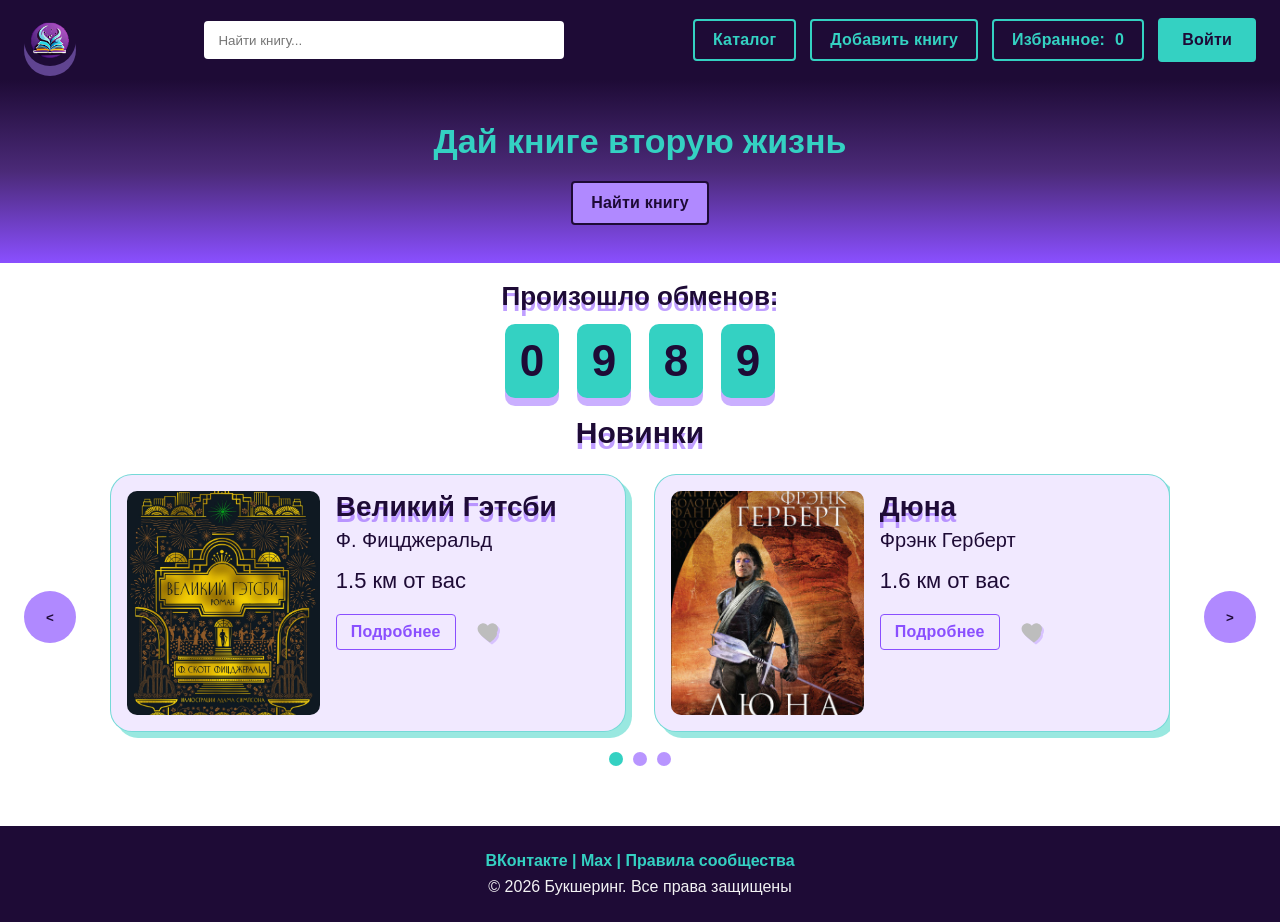
<file: index.html>
<!doctype html>
<html lang="ru">

<head>
    <meta charset="utf-8" />
    <meta name="viewport" content="width=device-width,initial-scale=1" />
    <title>Букшеринг — Главная</title>
    <link rel="stylesheet" href="css/index2.css" />
    <link rel="stylesheet" href="css/styles.css">
        <script src="js/main.js" defer></script>
    <script src="js/common.js" defer></script>
    <script src="js/index.js" defer></script>
</head>

<body>
    <header class="site-header">
        <div class="container header-inner">
            <a class="logo" href="index.html">
                <img src="assets/logo.png" alt="Лого">
            </a>
            <div class="header-center">
                <form class="header-search">
                    <input class="input" type="search" placeholder="Найти книгу..." />
                </form>
                <a class="btn btn--outline mobile-fav">
                    Избранное: <span class="badge" data-fav-count>0</span>
                </a>
            </div>
            <button class="menu-toggle" data-menu-toggle>
                <span></span><span></span><span></span>
            </button>
            <nav class="nav" data-nav>
                <a class="btn btn--outline" href="library.html">Каталог</a>
                <a class="btn btn--outline" href="add-book.html">Добавить книгу</a>
                <a class="btn btn--outline desktop-fav">
                    Избранное: <span class="badge" data-fav-count>0</span>
                </a>
                <a class="btn btn--primary" href="messages.html">Войти</a>
            </nav>
        </div>
    </header>
    <section class="index-hero">
        <div class="container hero-inner">
            <h1 class="h1">Дай книге вторую жизнь</h1>
            <div class="hero-cta">
                <a class="btn btn--lav" href="library.html">Найти книгу</a>
            </div>
        </div>
    </section>

    <main class="page-pad">
        <div class="container">
            <section class="counter-wrap" data-counter data-counter-target="1212" aria-label="Счетчик обменов">
                <div class="counter-label">Произошло обменов:</div>
                <div class="counter-digits" aria-hidden="true">
                    <div class="digit" data-digit>0</div>
                    <div class="digit" data-digit>0</div>
                    <div class="digit" data-digit>0</div>
                    <div class="digit" data-digit>0</div>
                </div>
            </section>

            <h2 class="section-title h2">Новинки</h2>

            <section class="slider" data-slider aria-label="Слайдер новинок">
                <button class="slider-arrow prev" type="button" data-prev aria-label="Назад">&lt;</button>

                <div class="slider-viewport">
                    <div class="slider-track" data-slider-track>
                        <article class="card slide" data-slide>
                            <div class="slide-inner">
                                <div class="cover">
                                    <img src="assets/Гэтсби.jpg"
                                        alt="Великий Гэтсби">
                                </div>
                                <div class="book-meta">
                                    <h3>Великий Гэтсби</h3>
                                    <p class="author">Ф. Фицджеральд</p>
                                    <p class="distance">1.5 км от вас</p>
                                    <div class="book-actions">
                                        <a class="btn btn--sm btn--outline-dark"
                                            href="book-details.html?id=2">Подробнее</a>
                                        <button class="icon-btn icon-heart" type="button" data-fav-toggle
                                            data-book-id="2" aria-label="Добавить в избранное">
                                            <svg viewBox="0 0 24 24" aria-hidden="true">
                                                <path
                                                    d="M12 21s-7.2-4.7-9.6-8.5C.2 9.1 1.6 5.6 5 4.7c2-.5 4 .3 5.1 2 1.1-1.7 3.1-2.5 5.1-2 3.4.9 4.8 4.4 2.6 7.8C19.2 16.3 12 21 12 21z" />
                                            </svg>
                                        </button>
                                    </div>
                                </div>
                            </div>
                        </article>

                        <article class="card slide" data-slide>
                            <div class="slide-inner">
                                <div class="cover">
                                    <img src="assets/Дюна.jpg"
                                        alt="Дюна">
                                </div>
                                <div class="book-meta">
                                    <h3>Дюна</h3>
                                    <p class="author">Фрэнк Герберт</p>
                                    <p class="distance">1.6 км от вас</p>
                                    <div class="book-actions">
                                        <a class="btn btn--sm btn--outline-dark"
                                            href="book-details.html?id=3">Подробнее</a>
                                        <button class="icon-btn icon-heart" type="button" data-fav-toggle
                                            data-book-id="3" aria-label="Добавить в избранное">
                                            <svg viewBox="0 0 24 24" aria-hidden="true">
                                                <path
                                                    d="M12 21s-7.2-4.7-9.6-8.5C.2 9.1 1.6 5.6 5 4.7c2-.5 4 .3 5.1 2 1.1-1.7 3.1-2.5 5.1-2 3.4.9 4.8 4.4 2.6 7.8C19.2 16.3 12 21 12 21z" />
                                            </svg>
                                        </button>
                                    </div>
                                </div>
                            </div>
                        </article>

                        <article class="card slide" data-slide>
                            <div class="slide-inner">
                                <div class="cover">
                                    <img src="assets/Сияние.jpg"
                                        alt="Сияние">
                                </div>
                                <div class="book-meta">
                                    <h3>Сияние</h3>
                                    <p class="author">Стивен Кинг</p>
                                    <p class="distance">1.1 км от вас</p>
                                    <div class="book-actions">
                                        <a class="btn btn--sm btn--outline-dark"
                                            href="book-details.html?id=6">Подробнее</a>
                                        <button class="icon-btn icon-heart" type="button" data-fav-toggle
                                            data-book-id="6" aria-label="Добавить в избранное">
                                            <svg viewBox="0 0 24 24" aria-hidden="true">
                                                <path
                                                    d="M12 21s-7.2-4.7-9.6-8.5C.2 9.1 1.6 5.6 5 4.7c2-.5 4 .3 5.1 2 1.1-1.7 3.1-2.5 5.1-2 3.4.9 4.8 4.4 2.6 7.8C19.2 16.3 12 21 12 21z" />
                                            </svg>
                                        </button>
                                    </div>
                                </div>
                            </div>
                        </article>

                        <article class="card slide" data-slide>
                            <div class="slide-inner">
                                <div class="cover">
                                    <img src="assets/Мастер_и_Маргарита.jpg"
                                        alt="Мастер и Маргарита">
                                </div>
                                <div class="book-meta">
                                    <h3>Мастер и Маргарита</h3>
                                    <p class="author">Михаил Булгаков</p>
                                    <p class="distance">3.5 км от вас</p>
                                    <div class="book-actions">
                                        <a class="btn btn--sm btn--outline-dark"
                                            href="book-details.html?id=7">Подробнее</a>
                                        <button class="icon-btn icon-heart" type="button" data-fav-toggle
                                            data-book-id="7" aria-label="Добавить в избранное">
                                            <svg viewBox="0 0 24 24" aria-hidden="true">
                                                <path
                                                    d="M12 21s-7.2-4.7-9.6-8.5C.2 9.1 1.6 5.6 5 4.7c2-.5 4 .3 5.1 2 1.1-1.7 3.1-2.5 5.1-2 3.4.9 4.8 4.4 2.6 7.8C19.2 16.3 12 21 12 21z" />
                                            </svg>
                                        </button>
                                    </div>
                                </div>
                            </div>
                        </article>

                        <article class="card slide" data-slide>
                            <div class="slide-inner">
                                <div class="cover">
                                    <img src="assets/Преступл.jpg"
                                        alt="Преступление и наказание">
                                </div>
                                <div class="book-meta">
                                    <h3>Преступление и наказание</h3>
                                    <p class="author">Федор Достоевский</p>
                                    <p class="distance">2.2 км от вас</p>
                                    <div class="book-actions">
                                        <a class="btn btn--sm btn--outline-dark"
                                            href="book-details.html?id=8">Подробнее</a>
                                        <button class="icon-btn icon-heart" type="button" data-fav-toggle
                                            data-book-id="9" aria-label="Добавить в избранное">
                                            <svg viewBox="0 0 24 24" aria-hidden="true">
                                                <path
                                                    d="M12 21s-7.2-4.7-9.6-8.5C.2 9.1 1.6 5.6 5 4.7c2-.5 4 .3 5.1 2 1.1-1.7 3.1-2.5 5.1-2 3.4.9 4.8 4.4 2.6 7.8C19.2 16.3 12 21 12 21z" />
                                            </svg>
                                        </button>
                                    </div>
                                </div>
                            </div>
                        </article>
                    </div>
                </div>

                <button class="slider-arrow next" type="button" data-next aria-label="Вперед">&gt;</button>

                <div class="slider-dots" data-dots aria-label="Пагинация"></div>
            </section>
        </div>
    </main>

    <footer class="site-footer">
        <div class="container footer-inner">
            <div class="footer-links"><a href="#">ВКонтакте</a> | <a href="#">Max</a> | <a href="#">Правила сообщества</a></div>
            <div class="footer-copy">© 2026 Букшеринг. Все права защищены</div>
        </div>
    </footer>
</body>

</html>
</file>
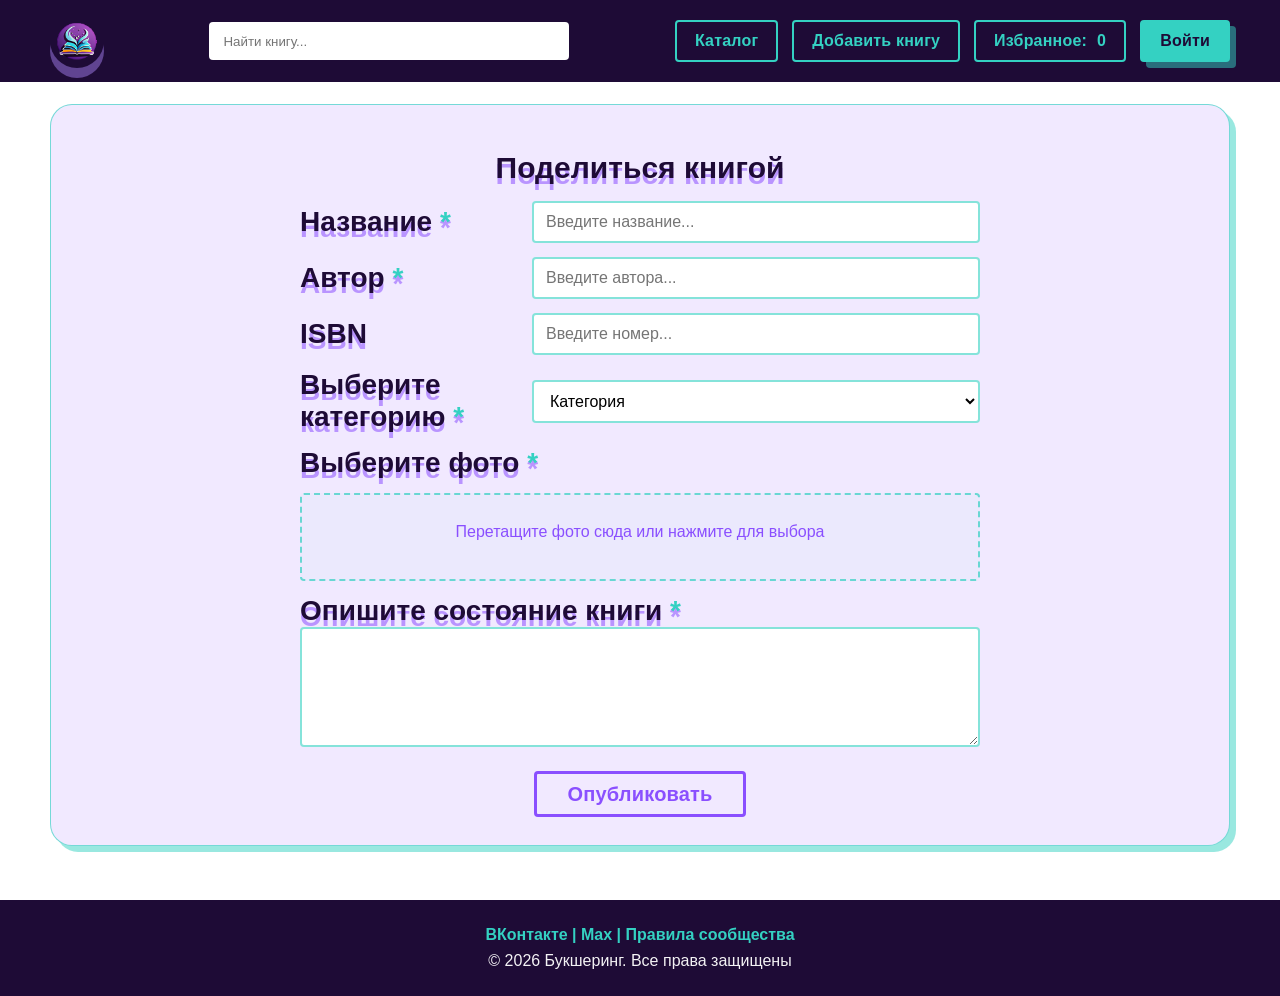
<file: add-book.html>
<!doctype html>
<html lang="ru">
<head>
  <meta charset="utf-8" />
  <meta name="viewport" content="width=device-width,initial-scale=1" />
  <title>Букшеринг — Добавить книгу</title>
  <link rel="stylesheet" href="css/add-book.css" />
   <link rel="stylesheet" href="css/styles.css">
       <script src="js/main.js" defer></script>
    <script src="js/common.js" defer></script>
    <script src="js/add-book.js" defer></script>
</head>
<body>

    <header class="site-header">
        <div class="container header-inner">
            <a class="logo" href="index.html">
                <img src="assets/logo.png" alt="Лого">
            </a>
            <div class="header-center">
                <form class="header-search">
                    <input class="input" type="search" placeholder="Найти книгу..." />
                </form>
                <a class="btn btn--outline mobile-fav">
                    Избранное: <span class="badge" data-fav-count>0</span>
                </a>
            </div>
            <button class="menu-toggle" data-menu-toggle>
                <span></span><span></span><span></span>
            </button>
            <nav class="nav" data-nav>
                <a class="btn btn--outline" href="library.html">Каталог</a>
                <a class="btn btn--outline" href="add-book.html">Добавить книгу</a>
                <a class="btn btn--outline desktop-fav">
                    Избранное: <span class="badge" data-fav-count>0</span>
                </a>
                <a class="btn btn--primary" href="messages.html">Войти</a>
            </nav>
        </div>
    </header>

<main class="container page-pad">
  <section class="card form-card">
    <h1 class="section-title h2">Поделиться книгой</h1>

    <form class="form" action="#" method="post">
      <div class="field">
        <div class="label">Название <span class="req">*</span></div>
        <input class="select" type="text" placeholder="Введите название..." required />
      </div>

      <div class="field">
        <div class="label">Автор <span class="req">*</span></div>
        <input class="select" type="text" placeholder="Введите автора..." required />
      </div>

      <div class="field">
        <div class="label">ISBN</div>
        <input class="select" type="text" placeholder="Введите номер..." />
      </div>

      <div class="field">
        <div class="label">Выберите категорию <span class="req">*</span></div>
        <select class="select" required>
          <option value="" selected disabled>Категория</option>
          <option>Художественная</option>
          <option>Учебники</option>
          <option>Нон-фикшн</option>
          <option>Комиксы</option>
        </select>
      </div>

      <div class="label">Выберите фото <span class="req">*</span></div>
      <input class="visually-hidden" type="file" accept="image/*" data-file required />

      <div class="dropzone" data-dropzone>
        Перетащите фото сюда или нажмите для выбора
        <div class="preview" data-preview></div>
      </div>

      <div>
        <div class="label">Опишите состояние книги <span class="req">*</span></div>
        <textarea class="textarea" placeholder="" required></textarea>
      </div>

      <div style="text-align:center; margin-top:6px;">
        <button class="btn btn--sm btn--outline-dark" type="submit">Опубликовать</button>
      </div>
    </form>
  </section>
</main>

<footer class="site-footer">
  <div class="container footer-inner">
    <div class="footer-links"><a href="#">ВКонтакте</a> | <a href="#">Max</a> | <a href="#">Правила сообщества</a></div>
    <div class="footer-copy">© 2026 Букшеринг. Все права защищены</div>
  </div>
</footer>

</body>
</html>
</file>
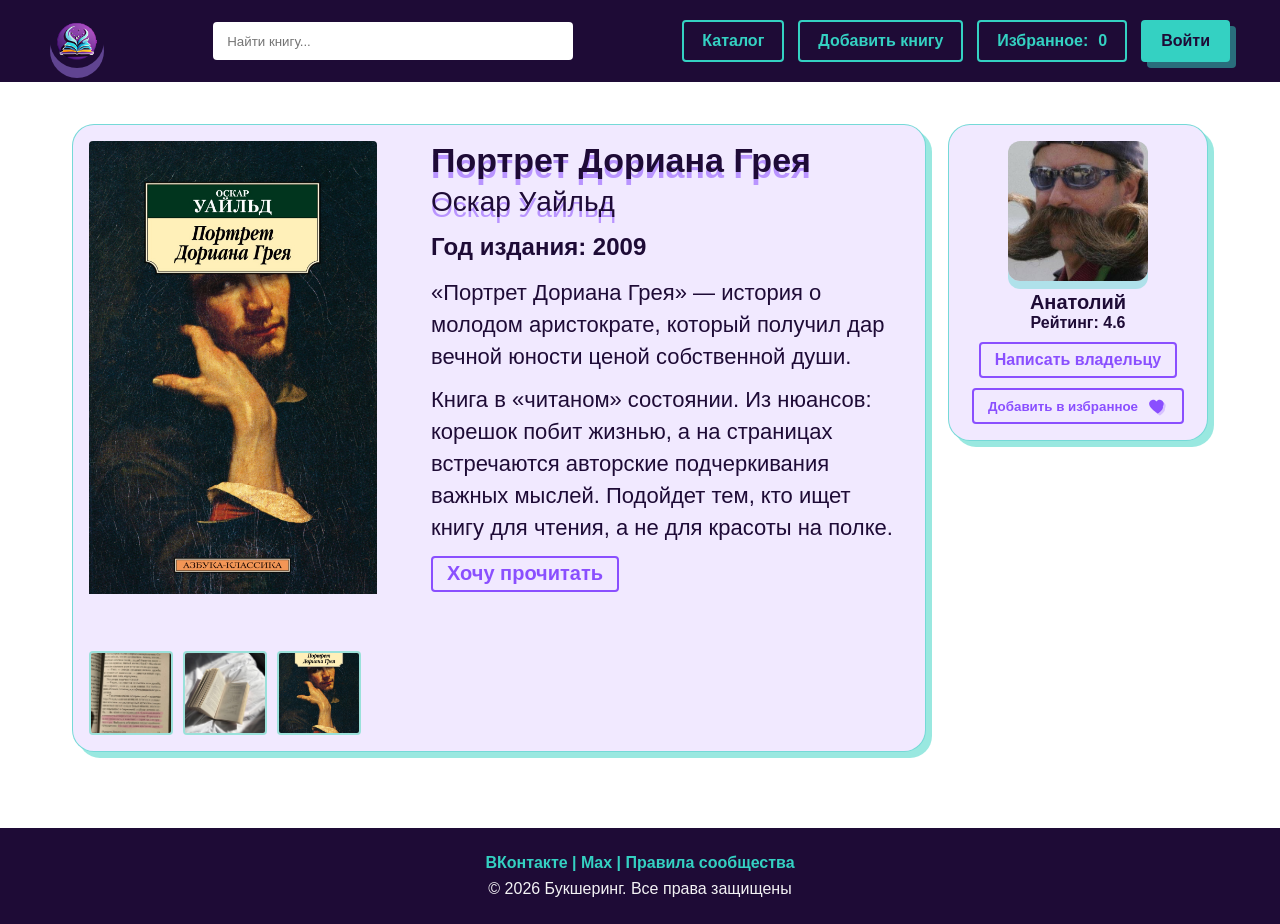
<file: book-details.html>
<!doctype html>
<html lang="ru">
<head>
  <meta charset="utf-8" />
  <meta name="viewport" content="width=device-width,initial-scale=1" />
  <title>Букшеринг — Страница книги</title>
  <link rel="stylesheet" href="css/book-details.css" />
  <link rel="stylesheet" href="css/styles.css">
      <script src="js/main.js" defer></script>
    <script src="js/common.js" defer></script>
    <script src="js/book-details.js" defer></script>
</head>
<body>

    <header class="site-header">
        <div class="container header-inner">
            <a class="logo" href="index.html">
                <img src="assets/logo.png" alt="Лого">
            </a>
            <div class="header-center">
                <form class="header-search">
                    <input class="input" type="search" placeholder="Найти книгу..." />
                </form>
                <a class="btn btn--outline mobile-fav">
                    Избранное: <span class="badge" data-fav-count>0</span>
                </a>
            </div>
            <button class="menu-toggle" data-menu-toggle>
                <span></span><span></span><span></span>
            </button>
            <nav class="nav" data-nav>
                <a class="btn btn--outline" href="library.html">Каталог</a>
                <a class="btn btn--outline" href="add-book.html">Добавить книгу</a>
                <a class="btn btn--outline desktop-fav">
                    Избранное: <span class="badge" data-fav-count>0</span>
                </a>
                <a class="btn btn--primary" href="messages.html">Войти</a>
            </nav>
        </div>
    </header>

<main class="container page-pad">
  <section class="details-wrap">
    <div class="details-grid">
      <div class="card details-grid2">
      <div class="details-left">
        <div class="main-cover">
          <img data-main-cover src="assets/Дориан.jpg" alt="Портрет Дориана Грея — обложка">
        </div>

        <div class="thumbs" aria-label="Галерея фото">
          <button class="thumb" type="button" data-thumb data-src="assets/page.jpg" aria-label="Фото страницы">
            <img src="assets/page.jpg" alt="">
          </button>
          <button class="thumb" type="button" data-thumb data-src="assets/Без названия (10).jpg" aria-label="Фото 2">
            <img src="assets/Без названия (10).jpg" alt="">
          </button>
          <button class="thumb" type="button" data-thumb data-src="assets/Дориан.jpg" aria-label="Фото 3">
            <img src="assets/Дориан.jpg" alt="">
          </button>
        </div>
      </div>

      <div class="details-center">
        <h1>Портрет Дориана Грея</h1>
        <h2>Оскар Уайльд</h2>
        <p class="year">Год издания: 2009</p>

        <div class="description">
          <p>«Портрет Дориана Грея» — история о молодом аристократе, который получил дар вечной юности ценой собственной души.</p>
          <p>Книга в «читаном» состоянии. Из нюансов: корешок побит жизнью, а на страницах встречаются авторские подчеркивания важных мыслей. Подойдет тем, кто ищет книгу для чтения, а не для красоты на полке.</p>
        </div>

        <button style="font-size: 20px;" class="btn btn--sm btn--outline-dark" type="button" data-open-modal>Хочу прочитать</button>
      </div>
</div>
      <aside class="card details-right" aria-label="Действия">
        <div class="owner">
          <img src="assets/avatar.jpg" alt="Аватар профиля">
          <div class="owner-info">
            <div class="owner-name" style="font-weight:800; font-size:20px;">Анатолий</div>
            <div class="owner-rating" style="font-weight:700;">Рейтинг: 4.6</div>
          </div>

          <a class="btn btn--sm btn--outline-dark" href="messages.html">Написать владельцу</a>

          <button class="btn btn--sm btn--outline-dark" 
                  type="button" 
                  data-fav-toggle 
                  data-book-id="1" 
                  aria-label="Добавить в избранное">
            <span>Добавить в избранное</span>
            <span class="icon-heart" aria-hidden="true" style="display:grid; place-items:center;">
              <svg viewBox="0 0 24 24" width="20" height="20">
                <path d="M12 21s-7.2-4.7-9.6-8.5C.2 9.1 1.6 5.6 5 4.7c2-.5 4 .3 5.1 2 1.1-1.7 3.1-2.5 5.1-2 3.4.9 4.8 4.4 2.6 7.8C19.2 16.3 12 21 12 21z" fill="currentColor"/>
              </svg>
            </span>
          </button>
        </div>
      </aside>

    </div>
  </section>
</main>
<!-- Modal -->
<div class="modal-backdrop" data-modal-backdrop role="dialog" aria-modal="true" aria-label="Подтверждение правил">
  <div class="modal">
    <h3>Перед обменом</h3>
    <p>
      Подтвердите, что соблюдаете правила: общайтесь вежливо, договаривайтесь о месте заранее,
      честно описывайте состояние книги и приходите вовремя.
    </p>
    <div class="modal-actions">
      <button class="btn btn--sm btn--outline-dark" type="button" data-close-modal>Отмена</button>
      <button class="btn btn--sm btn--primary" type="button" data-close-modal>Подтверждаю</button>
    </div>
  </div>
</div>

<footer class="site-footer">
  <div class="container footer-inner">
    <div class="footer-links"><a href="#">ВКонтакте</a> | <a href="#">Max</a> | <a href="#">Правила сообщества</a></div>
    <div class="footer-copy">© 2026 Букшеринг. Все права защищены</div>
  </div>
</footer>
</body>
</html>
</file>
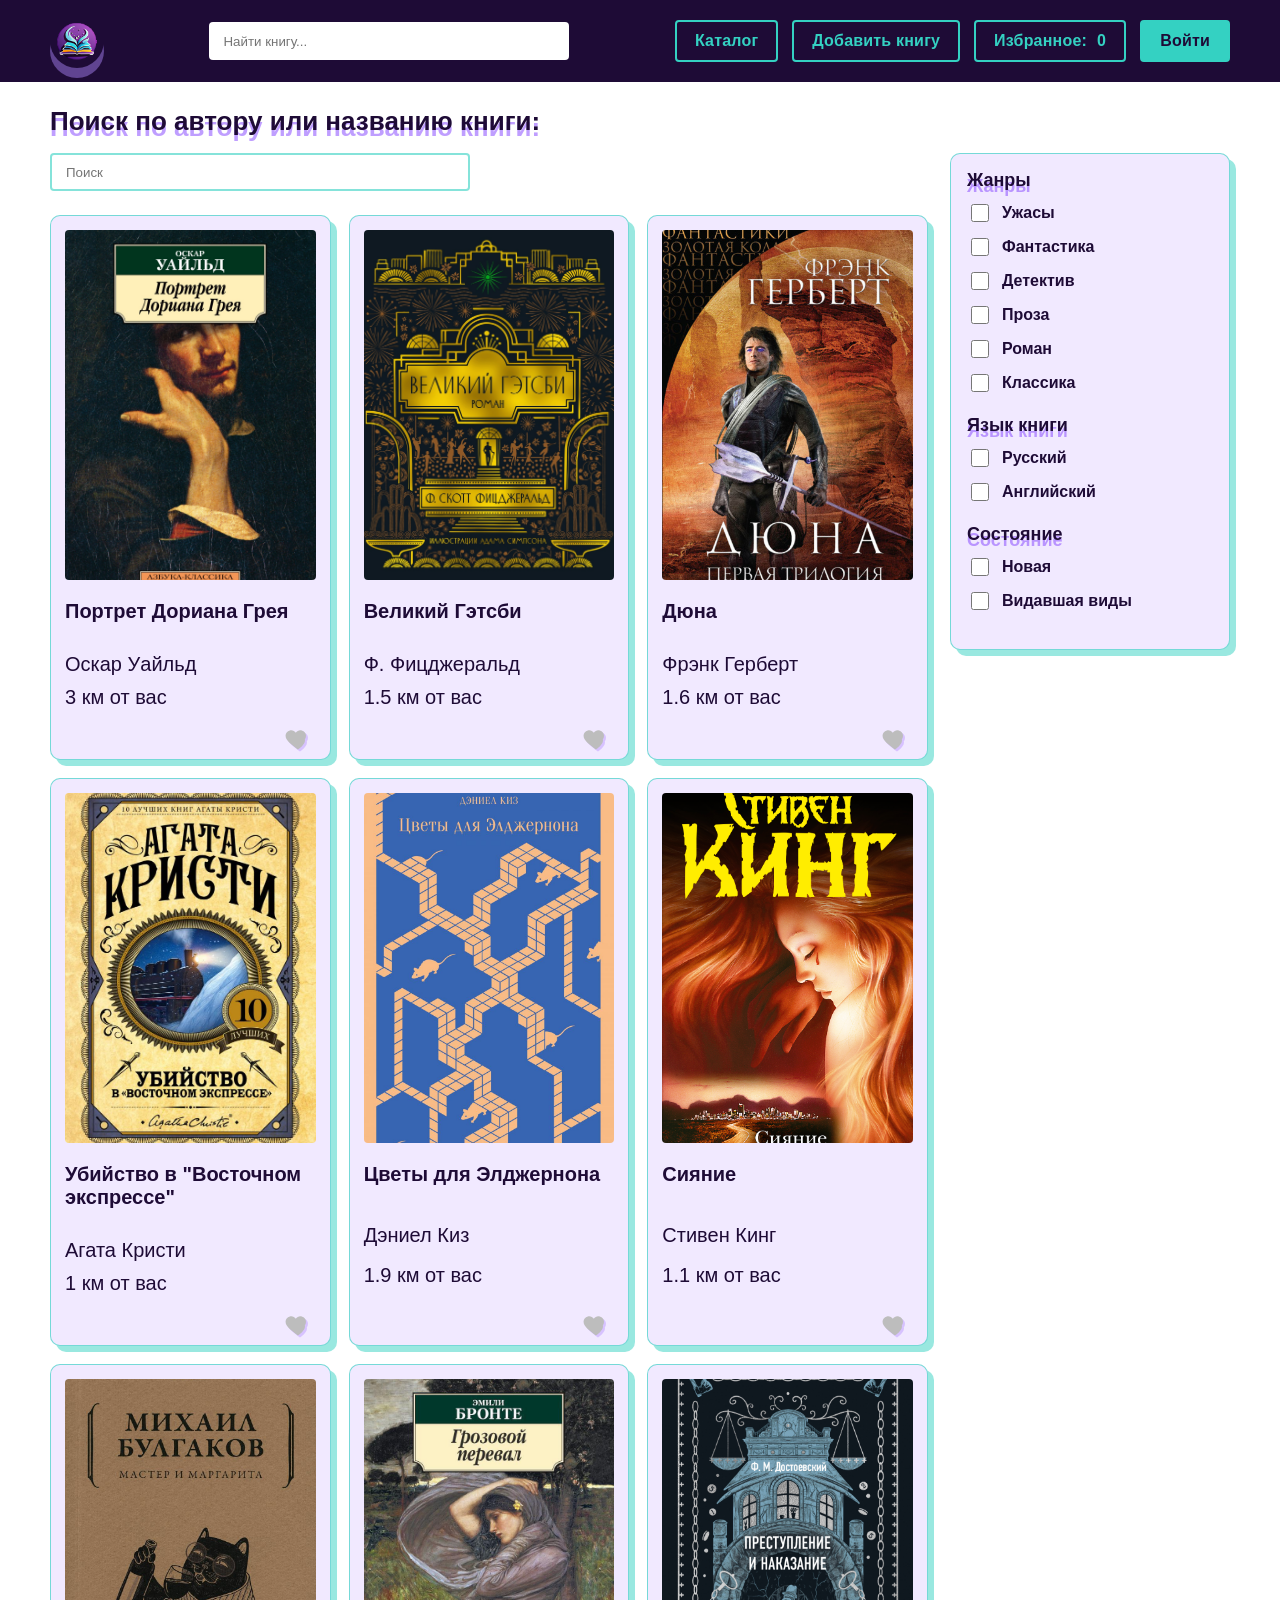
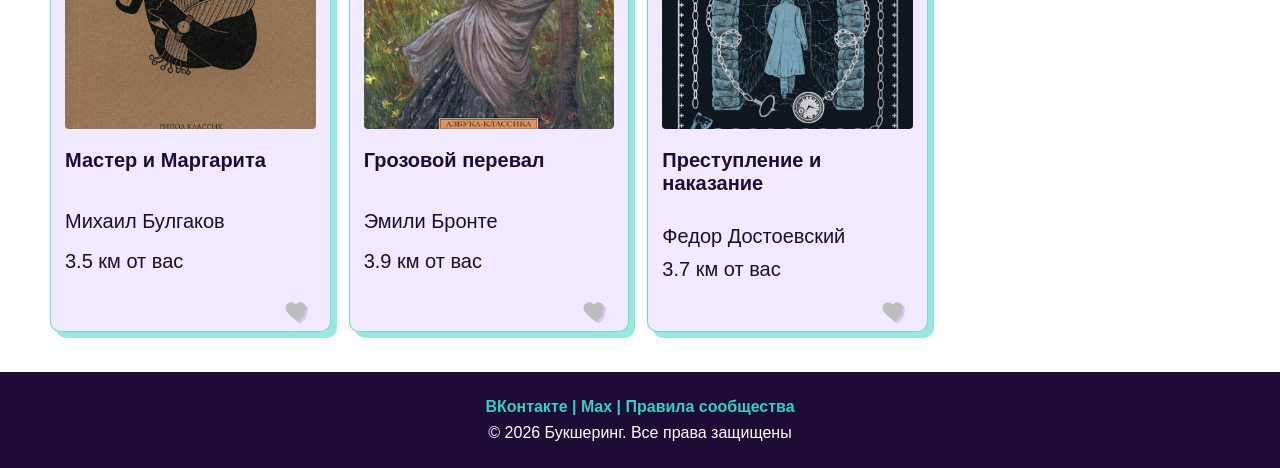
<file: library.html>
<!doctype html>
<html lang="ru">

<head>
  <meta charset="utf-8" />
  <meta name="viewport" content="width=device-width,initial-scale=1" />
  <title>Букшеринг — Каталог</title>
  <link rel="stylesheet" href="css/library.css" />
  <link rel="stylesheet" href="css/styles.css">
      <script src="js/main.js" defer></script>
    <script src="js/common.js" defer></script>
    <script src="js/library.js" defer></script>
</head>

<body>

    <header class="site-header">
        <div class="container header-inner">
            <a class="logo" href="index.html">
                <img src="assets/logo.png" alt="Лого">
            </a>
            <div class="header-center">
                <form class="header-search">
                    <input class="input" type="search" placeholder="Найти книгу..." />
                </form>
                <a class="btn btn--outline mobile-fav">
                    Избранное: <span class="badge" data-fav-count>0</span>
                </a>
            </div>
            <button class="menu-toggle" data-menu-toggle>
                <span></span><span></span><span></span>
            </button>
            <nav class="nav" data-nav>
                <a class="btn btn--outline" href="library.html">Каталог</a>
                <a class="btn btn--outline" href="add-book.html">Добавить книгу</a>
                <a class="btn btn--outline desktop-fav">
                    Избранное: <span class="badge" data-fav-count>0</span>
                </a>
                <a class="btn btn--primary" href="messages.html">Войти</a>
            </nav>
        </div>
    </header>

  <main class="container page-pad">
    <h1 class="page-title">Поиск по автору или названию книги:</h1>

    <div class="library-layout">
      <section>
        <div class="search-row">
          <input class="input" type="search" placeholder="Поиск" data-library-search aria-label="Поиск по каталогу" />
        </div>

        <div class="book-grid" data-grid></div>
      </section>

      <aside class="card sidebar" data-filters aria-label="Фильтры">
    <button class="filter-toggle" data-filter-toggle>
        <span>V</span> Фильтры
    </button>
        <div class="filter-content" data-filter-content>
          <div class="filter-block">
            <h3>Жанры</h3>
            <label class="check"><input type="checkbox" name="genre" value="Ужасы"> Ужасы</label>
            <label class="check"><input type="checkbox" name="genre" value="Фантастика"> Фантастика</label>
            <label class="check"><input type="checkbox" name="genre" value="Детектив"> Детектив</label>
            <label class="check"><input type="checkbox" name="genre" value="Проза"> Проза</label>
            <label class="check"><input type="checkbox" name="genre" value="Роман"> Роман</label>
            <label class="check"><input type="checkbox" name="genre" value="Классика"> Классика</label>
          </div>

          <div class="filter-block">
            <h3>Язык книги</h3>
            <label class="check"><input type="checkbox" name="lang" value="Русский"> Русский</label>
            <label class="check"><input type="checkbox" name="lang" value="Английский"> Английский</label>
          </div>

          <div class="filter-block">
            <h3>Состояние</h3>
            <label class="check"><input type="checkbox" name="cond" value="Новая"> Новая</label>
            <label class="check"><input type="checkbox" name="cond" value="Видавшая виды"> Видавшая виды</label>
          </div>
        </div>
      </aside>
    </div>
  </main>

  <footer class="site-footer">
    <div class="container footer-inner">
      <div class="footer-links"><a href="#">ВКонтакте</a> | <a href="#">Max</a> | <a href="#">Правила сообщества</a></div>
      <div class="footer-copy">© 2026 Букшеринг. Все права защищены</div>
    </div>
  </footer>
</body>

</html>
</file>
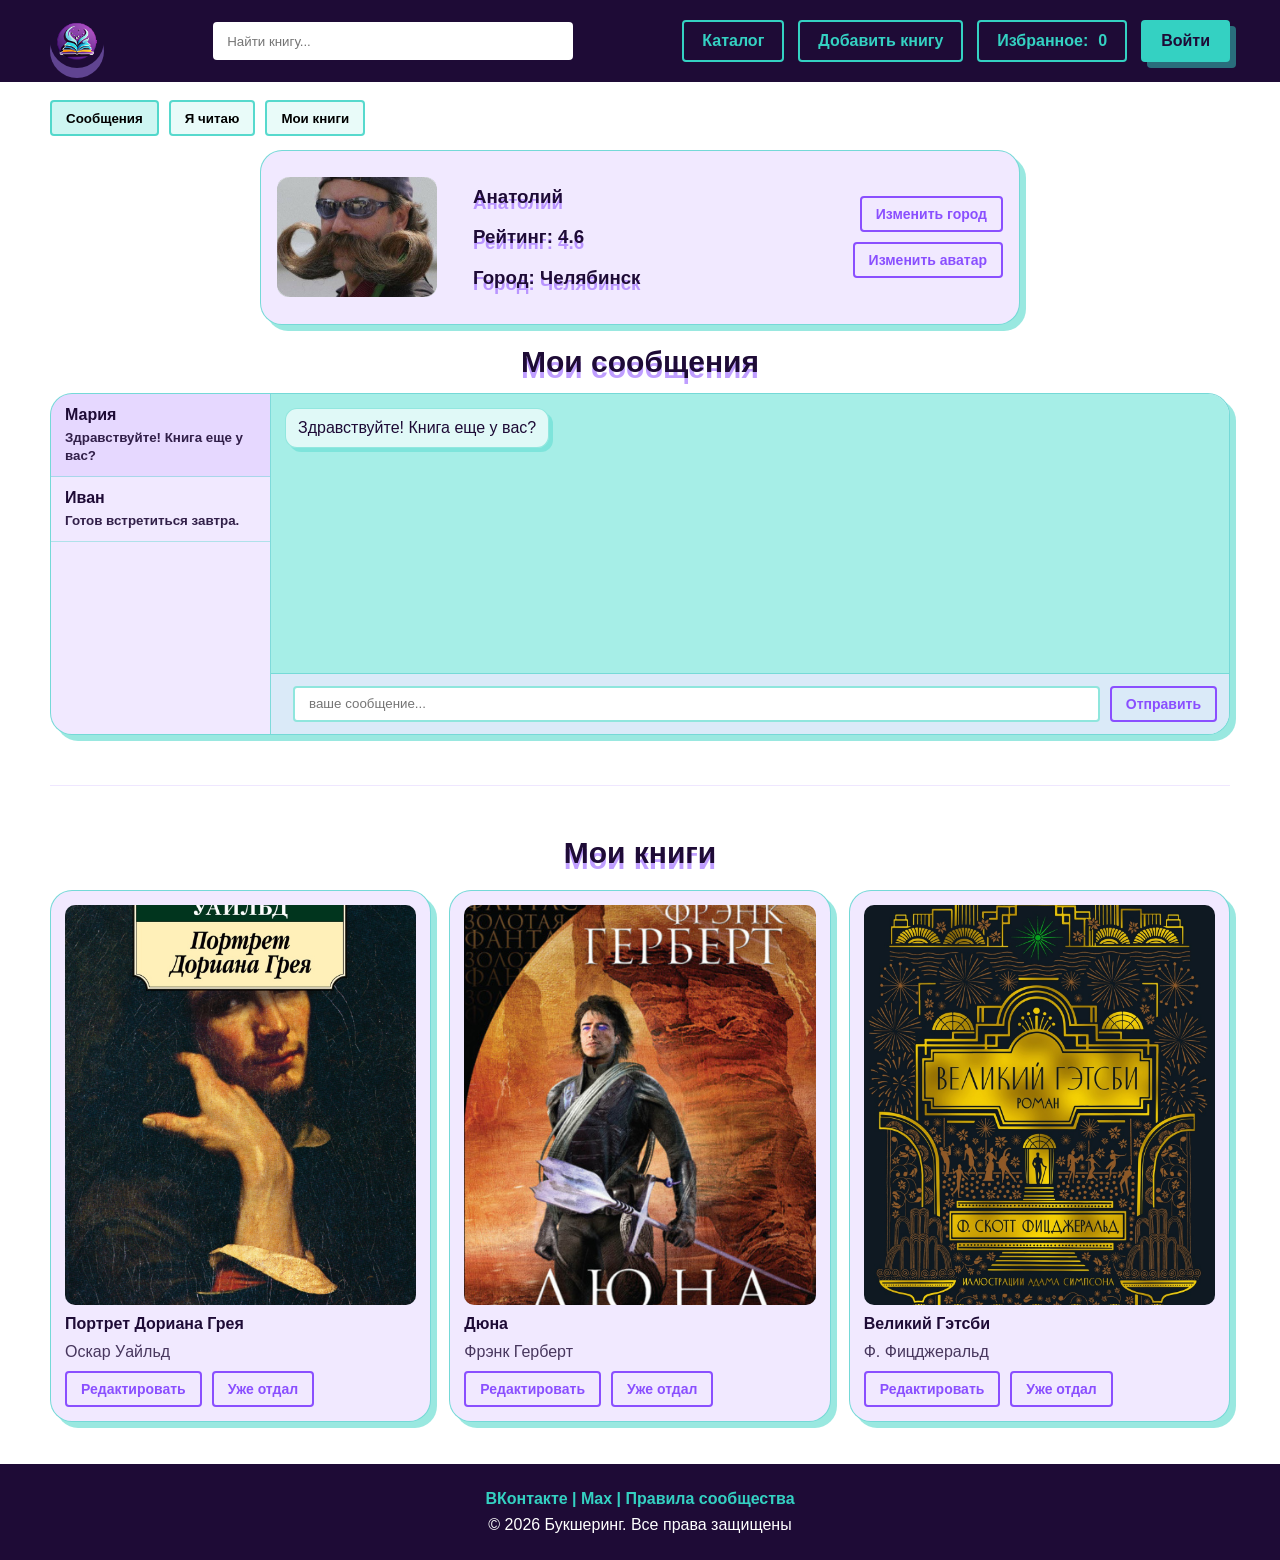
<file: messages.html>
<!doctype html>
<html lang="ru">
<head>
  <meta charset="utf-8" />
  <meta name="viewport" content="width=device-width,initial-scale=1" />
  <title>Букшеринг — Личный кабинет / Сообщения</title>
  <link rel="stylesheet" href="css/messages.css" />
  <link rel="stylesheet" href="css/styles.css">
      <script src="js/main.js" defer></script>
    <script src="js/common.js" defer></script>
    <script src="js/messages.js" defer></script>
</head>
<body>
    <header class="site-header">
        <div class="container header-inner">
            <a class="logo" href="index.html">
                <img src="assets/logo.png" alt="Лого">
            </a>
            <div class="header-center">
                <form class="header-search">
                    <input class="input" type="search" placeholder="Найти книгу..." />
                </form>
                <a class="btn btn--outline mobile-fav">
                    Избранное: <span class="badge" data-fav-count>0</span>
                </a>
            </div>
            <button class="menu-toggle" data-menu-toggle>
                <span></span><span></span><span></span>
            </button>
            <nav class="nav" data-nav>
                <a class="btn btn--outline" href="library.html">Каталог</a>
                <a class="btn btn--outline" href="add-book.html">Добавить книгу</a>
                <a class="btn btn--outline desktop-fav">
                    Избранное: <span class="badge" data-fav-count>0</span>
                </a>
                <a class="btn btn--primary" href="messages.html">Войти</a>
            </nav>
        </div>
    </header>
<main class="container page-pad">

  <div class="tabs" role="tablist" aria-label="Разделы кабинета">
    <button class="tab-btn" type="button" data-tab="messages">Сообщения</button>
    <button class="tab-btn" type="button" data-tab="reading">Я читаю</button>
    <button class="tab-btn" type="button" data-tab="mybooks">Мои книги</button>
  </div>

  <section class="card profile-card" aria-label="Профиль">
    <img src="assets/avatar.jpg" alt="Аватар профиля">
    <div>
      <h3>Анатолий</h3>
      <h3>Рейтинг: 4.6</h3>
      <h3>Город: Челябинск</h3>
    </div>
    <div class="profile-actions">
      <button class="btn btn--sm btn--outline-dark">Изменить город</button>
      <button class="btn btn--sm btn--outline-dark">Изменить аватар</button>
    </div>
  </section>

  <div class="dynamic-content">
    
    <section data-pane="messages">
      <h2 class="chat-title h2">Мои сообщения</h2>
      <div class="card chat-card" data-chat>
        <div class="dialogs" data-dialogs></div>
        <div class="chat">
          <div class="chat-log" data-chat-log></div>
          <div class="chat-input">
            <div data-chat-title></div>
            <input class="input" type="text" placeholder="ваше сообщение..." data-msg />
            <button class="btn btn--sm btn--outline-dark" type="button" data-send>Отправить</button>
          </div>
        </div>
      </div>
    </section>

    <section data-pane="reading" hidden>
      <h2 class="section-title h2">Я читаю</h2>
<div class="book-grid">
      <article class="card book-card">
        <div class="cover"><img src="assets/Сияние.jpg" alt="Книга"></div>
        <p class="title">Сияние</p>
        <p class="author">Стивен Кинг</p>
          <button class="btn btn--sm btn--outline-dark">Продолжить</button>
      </article>
      </div>
    </section>
  </div>

  <hr style="border: 0; border-top: 1px solid var(--c-lav); margin: 50px 0; opacity: 0.2;">

  <section id="my-books-section">
    <h2 class="section-title h2">Мои книги</h2>
    <div class="book-grid">
      <article class="card book-card">
        <div class="cover"><img src="assets/Дориан.jpg" alt="Книга"></div>
        <p class="title">Портрет Дориана Грея</p>
        <p class="author">Оскар Уайльд</p>
        <div style="display:flex; gap:10px; flex-wrap:wrap;">
          <button class="btn btn--sm btn--outline-dark">Редактировать</button>
          <button class="btn btn--sm btn--outline-dark">Уже отдал</button>
        </div>
      </article>
            <article class="card book-card">
        <div class="cover"><img src="assets/Дюна.jpg" alt="Книга"></div>
        <p class="title">Дюна</p>
        <p class="author">Фрэнк Герберт</p>
        <div style="display:flex; gap:10px; flex-wrap:wrap;">
          <button class="btn btn--sm btn--outline-dark">Редактировать</button>
          <button class="btn btn--sm btn--outline-dark">Уже отдал</button>
        </div>
      </article>
            <article class="card book-card">
        <div class="cover"><img src="assets/Гэтсби.jpg" alt="Книга"></div>
        <p class="title">Великий Гэтсби</p>
        <p class="author">Ф. Фицджеральд</p>
        <div style="display:flex; gap:10px; flex-wrap:wrap;">
          <button class="btn btn--sm btn--outline-dark">Редактировать</button>
          <button class="btn btn--sm btn--outline-dark">Уже отдал</button>
        </div>
      </article>
      </div>
  </section>

</main>


<footer class="site-footer">
  <div class="container footer-inner">
    <div class="footer-links"><a href="#">ВКонтакте</a> | <a href="#">Max</a> | <a href="#">Правила сообщества</a></div>
    <div class="footer-copy">© 2026 Букшеринг. Все права защищены</div>
  </div>
</footer>
</body>
</html>
</file>
<file: css/index2.css>
:root{
  --c-dark: #1E0B36;
  --c-grad-a: #1E0B36;
  --c-grad-b: #8A4FFF;
  --c-accent: #34D1C2;
  --c-lav: #B089FF;
  --c-shadow-violet: #8A4FFF;
  --c-card: #F1E9FF;

  --radius: 4px;
  --radius-card: 22px;

  --shadow-down-logo: 0 10px 0 rgba(176,137,255,.45);
  --shadow-title: 0 6px 0 rgba(138,79,255,.55);
  --shadow-accent: 6px 6px 0 rgba(52,209,194,.50);
    --container: 1400px;
}
/* Base */
*{ box-sizing:border-box; }
html,body{ height:100%; }
body{
  margin:0;
  font-family: Arial, sans-serif;
  color: var(--c-dark);
  background:#fff;
  display: flex;
  flex-direction: column;
  height: 100vh;
}
main.page-pad {
  flex: 1 0 auto; /* Растягивается и занимает всё пространство */
}
a{ color:inherit; text-decoration:none; }
img{ max-width:100%; display:block; }

.container{
  width:min(var(--container), calc(100% - 48px));
  margin-inline:auto;
}

.visually-hidden{
  position:absolute !important;
  width:1px;height:1px;
  padding:0;margin:-1px;overflow:hidden;
  clip:rect(0,0,0,0);white-space:nowrap;border:0;
}

/* Header / Footer (index) */
.site-header,
.site-footer{
  background: var(--c-dark);
  color:#fff;
}

.site-header{
  position: sticky;
  top:0;
  z-index:10;
}

.header-inner{
  display:flex;
  align-items:center;
  gap: 18px;
  padding: 14px 0;
}

/* Logo (как в index.css) */
.logo{
  width: 52px;
  height: 52px;
  border-radius: 999px;
  overflow: hidden;
  box-shadow: var(--shadow-down-logo);
  flex:0 0 auto;
  display:grid;
  place-items:center;
  background: transparent;
  border: 0;
}
.logo img{
  width:100%;
  height:100%;
  object-fit:cover;
  display:block;
}

/* Search */
.header-search{
  flex:1 1 auto;
  display:flex;
  justify-content:flex-start;
}

.input{
  width:100%;
  max-width: 360px;
  height: 38px;
  padding:0 14px;
  border-radius: var(--radius);
  border: 0;
  outline:none;
}

.input:focus{
  box-shadow: 0 0 0 3px rgba(52,209,194,.20);
}

/* Nav */
.nav{
  display:flex;
  gap:14px;
  align-items:center;
}

/* Buttons */
.btn{
  height:42px;
  padding:0 18px;
  border-radius: var(--radius);
  border:2px solid var(--c-shadow-violet);
  background:transparent;
  color:#fff;
  font-weight:600;
  letter-spacing:.2px;
  cursor:pointer;
  display:inline-flex;
  align-items:center;
  justify-content:center;
  gap:10px;
  user-select:none;
  transition:.15s transform, .15s filter, .15s background-color;
}
.btn:hover{ filter:brightness(1.03); }
.btn:active{ transform:translateY(1px); }

/* В шапке на index — бирюзовый outline */
.btn--outline{
  border-color: var(--c-accent);
  color: var(--c-accent);
  background: transparent;
  box-shadow:none;
}

/* “Подробнее” — фиолетовый outline (как на макете) */
.btn--outline-dark{
  border-color: var(--c-shadow-violet);
  color: var(--c-shadow-violet);
  background: transparent;
}

/* “Войти” — заливка #34D1C2 */
.btn--primary{
  background: var(--c-accent);
  border-color: var(--c-accent);
  color: var(--c-dark);
  box-shadow: none;
  height: 44px;
  padding: 0 22px;
}

/* Hero button — #B089FF с тёмной обводкой */
.btn--lav{
  background: var(--c-lav);
  border: 2px solid var(--c-dark);
  color: var(--c-dark);
  box-shadow: none;
  height: 44px;
}

.btn--sm{ height:50px; padding:20px; font-weight:800;  border-width: 3px;}

/* Badge на index — без “пилюли” */
.badge{
  padding: 0;
  border: 0;
  background: transparent;
  border-radius: 0;
  font-size: inherit;
  font-weight: inherit;
  color: inherit;
}

/* Titles */
h1,h2,h3,.h1,.h2{
  text-shadow: var(--shadow-title);
}
.h1{
  font-size: 40px;
  line-height:1.15;
  margin:0;
}
.h2{
  font-size: 30px;
  margin:0;
}
.section-title{
  text-align:center;
  margin: 18px 0 12px;
  text-shadow: var(--shadow-title);
}

/* Card */
.card{
  background: var(--c-card);
  border-radius: var(--radius-card);
  border:1px solid rgba(52,209,194,.65);
  box-shadow: var(--shadow-accent);
}

/* Index: HERO */
.index-hero{
  background: linear-gradient(180deg, #1E0B36 0%, #4B2A78 50%, #8A4FFF 100%);
  color:#fff;
  padding: 42px 0 38px;
}

.hero-inner{
  display:grid;
  gap: 14px;
  place-items:center;
  text-align:center;
}

/* На макете заголовок hero без фиолетовой тени + бирюзовый */
.index-hero .h1{
  color: var(--c-accent);
  font-size: 34px;
  text-shadow: none;
}

.hero-cta{ margin-top:6px; }

/* Counter */
.counter-wrap{
  padding: 18px 0 0;
  display:grid;
  justify-items:center;
  gap: 12px;
}
.counter-label{
  font-size:26px;
  font-weight:700;
  text-shadow: var(--shadow-title);
}
.counter-digits{
  display:flex;
  gap:18px;
}
.digit{
  width: 54px;
  height: 74px;
  border-radius: 10px;
  background: var(--c-accent);
  color: var(--c-dark);
  display:grid;
  place-items:center;
  font-size:44px;
  font-weight:800;
  box-shadow: 0 8px 0 rgba(138,79,255,.45);
}

/* Slider (2 карточки в ряд) */
.slider{
  max-width: 100vw;
  margin: 0 auto;
  position:relative;
  padding: 0 86px; /* место под стрелки */
}

.slider-viewport{ overflow:hidden; }

.slider-track{
  display:flex;
  gap:28px;
  transition: transform .35s ease;
  will-change: transform;
  padding: 12px 0 6px;
}

.slide{
  min-width: calc((100% - 28px) / 2);
  max-width: calc((100% - 28px) / 2);
  aspect-ratio: 2 / 1;
}

.slide-inner{
  display:grid;
  grid-template-columns: 40% 1fr;
  gap:16px;
  padding:16px;
  height: 100%; /* Чтобы внутренность занимала всю высоту слайда */
  box-sizing: border-box;
}

.cover{
width: 100%;
  height: 100%;
  border-radius: 10px;
  overflow:hidden;
  background:#ddd;
}
.cover img{ width:100%; height:100%; object-fit:cover; }

.book-meta h3{
  margin:0 0 6px;
  font-size:34px;
}
.book-meta .author{
  margin:0 0 16px;
  font-size:28px;
}
.book-meta .distance{
  margin:0 0 18px;
  font-size:30px;
}
@media (max-width: 1300px){
.btn--sm{ height:36px; padding:0 14px; font-weight:600;  border-width: 1px;}
.book-meta h3{
  margin:0 0 6px;
  font-size:28px;
}
.book-meta .author{
  margin:0 0 16px;
  font-size:20px;
}
.book-meta .distance{
  margin:0 0 18px;
  font-size:22px;
}
}
.book-actions{
  display:flex;
  align-items:center;
  gap:14px;
  margin-top:auto;
}

/* Heart */
.icon-btn{
  width:40px;height:40px;
  border-radius: 999px;
  border:0;
  background:transparent;
  cursor:pointer;
  display:grid;
  place-items:center;
}
.icon-heart svg{
  width:28px;height:28px;
  fill:#BDBDBD;
  filter: drop-shadow(2px 2px 0 rgba(138,79,255,.25));
  transition: fill .15s ease, transform .15s ease;
}
/* Активное сердечко — красное */
.icon-heart.is-active svg{
  fill: #8A4FFF;
  transform: scale(1.05);
}

/* Arrows */
.slider-arrow{
  position:absolute;
  top:50%;
  transform:translateY(-50%);
  width:52px;height:52px;
  border-radius:999px;
  border:0;
  background: var(--c-lav);
  color: var(--c-dark);
  font-weight:800;
  cursor:pointer;
  display:grid;
  place-items:center;
  box-shadow:none;
}
.slider-arrow:hover{ filter:brightness(1.03); }
.slider-arrow.prev{ left:0; }
.slider-arrow.next{ right:0; }

/* Dots */
.slider-dots{
  display:flex;
  justify-content:center;
  gap:10px;
  padding:14px 0 6px;
}
.dot{
  width: 14px;
  height: 14px;
  border-radius:999px;
  background: rgba(176,137,255,.9);
  border:0;
  cursor:pointer;
}
.dot.is-active{ background: var(--c-accent); }

.site-footer{
  padding:26px 0;
  margin-top:42px;
}
.footer-inner{
  text-align:center;
  display:grid;
  gap:8px;
}
.footer-links{
  color: var(--c-accent);
  font-weight:600;
  text-decoration: none;
}
.footer-copy{ opacity:.95; }

/* Utility */
.page-pad{ padding: 0 0 12px; }

/* Responsive (только нужное для index) */
@media (max-width: 820px){

  .slider{ padding: 0 54px; }
  .slide{
    min-width: 100%;
    max-width: 100%;
  }
}

@media (max-width: 520px) {
    .container { 
        width: calc(100% - 24px); 
    }
    .index-hero .h1 { font-size: 30px; }
    .counter-label { font-size: 20px; }
    .digit { width: 44px; height: 60px; font-size: 34px; }
    
    .slider { padding: 0; }
    .slider-arrow { display: none; }
    .slide { min-width: 90vw; max-width: 90vw; }
    .slide-inner { grid-template-columns: 120px 1fr; }
}
</file>
<file: css/styles.css>
.site-header {
    position: sticky;
    top: 0;
    z-index: 100;
    background: var(--c-dark);
}

.header-inner {
    display: flex;
    align-items: center;
    justify-content: space-between; 
    padding: 14px 0;
}

.header-center {
    display: flex;
    justify-content: center;
    flex: 1; /* Занимает центральное место */
    max-width: 360px; /* Ограничим ширину */
}

.input {
    width: 100%;
    height: 38px;
    padding: 0 14px;
    border-radius: var(--radius);
    border: 0;
}

.nav {
    display: flex;
    gap: 14px;
    align-items: center;
}

.desktop-fav { display: inline-flex; }
.mobile-fav { display: none;} 
.menu-toggle { display: none; } 


.menu-toggle {
    flex-direction: column;
    justify-content: space-between;
    width: 30px;
    height: 22px;
    background: transparent;
    border: none;
    cursor: pointer;
    padding: 0;
    z-index: 102; /* Выше всего */
}

.menu-toggle span {
    width: 100%;
    height: 4px;
    background-color: var(--c-accent);
    border-radius: 2px;
    transition: 0.3s;
}

@media (max-width: 820px) {
    .site-header {
        position: relative; 
    }

    .header-inner {
        padding: 10px 0;
    }

    .header-center {
        flex-direction: column;
        align-items: center;
        gap: 8px;
        max-width: 200px; 
    }

    .header-center .input {
        height: 32px;
        font-size: 14px;
    }

    .mobile-fav {
        height: 42px;
  padding: 0 18px;
  border-radius: var(--radius);
  border: 2px solid var(--c-shadow-violet);
  background: transparent;
  font-weight: 600;
  cursor: pointer;
  display: inline-flex;
  align-items: center;
  justify-content: center;
  gap: 10px;
  transition: .15s transform, .15s filter;
  border-color: #34D1C2;
  color: #34D1C2;
  background: transparent;
  box-shadow: none;
    }

    .desktop-fav { display: none; }

    .menu-toggle { display: flex; }

    .nav {
        display: none; 
        position: absolute;
        top: 100%; 
        left: 0;
        width: 100%;
        background: var(--c-dark);
        flex-direction: column;
        padding: 20px;
        gap: 15px;
        z-index: 101; 
        border-top: 1px solid rgba(52, 209, 194, 0.2);
    }

    .nav.is-open {
        display: flex !important;
    }

    .menu-toggle.is-active span:nth-child(1) {
        transform: translateY(9px) rotate(45deg);
    }
    .menu-toggle.is-active span:nth-child(2) {
        opacity: 0;
    }
    .menu-toggle.is-active span:nth-child(3) {
        transform: translateY(-9px) rotate(-45deg);
    }
}
</file>
<file: css/add-book.css>
/* --- Базовые переменные и сброс --- */
:root {
  --c-dark: #1E0B36;
  --c-grad-a: #1E0B36;
  --c-grad-b: #8A4FFF;
  --c-accent: #34D1C2;
  --c-lav: #B089FF;
  --c-shadow-violet: #8A4FFF;
  --c-card: #F1E9FF;
  --c-chat: #A6EEE7;

  --radius: 4px;
  --radius-card: 22px;

  --shadow-down-logo: 0 10px 0 rgba(176,137,255,.45);
  --shadow-title: 0 6px 0 rgba(138,79,255,.55);
  --shadow-accent: 6px 6px 0 rgba(52,209,194,.50);

  --container: 1180px;
}

* { box-sizing: border-box; }
html, body { height: 100%; }
body {
  margin: 0;
  font-family: Arial, sans-serif;
  color: var(--c-dark);
  background: #fff;
}

a { color: inherit; text-decoration: none; }
img { max-width: 100%; display: block; }

.container {
  width: min(var(--container), calc(100% - 48px));
  margin-inline: auto;
}

.visually-hidden {
  position: absolute !important;
  width: 1px; height: 1px;
  padding: 0; margin: -1px; overflow: hidden;
  clip: rect(0,0,0,0); white-space: nowrap; border: 0;
}

/* --- Шапка и Футер --- */
.site-header,
.site-footer {
  background: var(--c-dark);
  color: #fff;
}
.site-header {
  position: sticky;
  top: 0;
  z-index: 10;
}
.header-inner {
  display: flex;
  align-items: center;
  gap: 18px;
  padding: 14px 0;
}

.logo {
  width: 54px; height: 54px;
  border-radius: 999px;
  overflow: hidden;
  box-shadow: var(--shadow-down-logo);
  flex: 0 0 auto;
  display: grid;
  place-items: center;
  background: transparent;
  border: 0;
}
.logo img {
  width: 100%; height: 100%;
  object-fit: cover;
}

.header-search {
  flex: 1 1 auto;
  display: flex;
  justify-content: flex-start;
}
.input {
  width: 100%;
  max-width: 420px;
  height: 40px;
  padding: 0 14px;
  border-radius: var(--radius);
  border: 2px solid rgba(255,255,255,0);
  outline: none;
}
.input:focus {
  border-color: rgba(52,209,194,.8);
  box-shadow: 0 0 0 3px rgba(52,209,194,.20);
}

.nav {
  display: flex;
  gap: 14px;
  align-items: center;
}

/* --- Кнопки --- */
.btn {
  height: 42px;
  padding: 0 18px;
  border-radius: var(--radius);
  border: 2px solid var(--c-shadow-violet);
  background: transparent;
  color: #fff;
  font-weight: 600;
  letter-spacing: .2px;
  cursor: pointer;
  display: inline-flex;
  align-items: center;
  justify-content: center;
  gap: 10px;
  user-select: none;
  transition: .15s transform, .15s filter, .15s background-color;
}
.btn:hover { filter: brightness(1.03); }
.btn:active { transform: translateY(1px); }

.btn--outline {
  color: var(--c-accent);
  border-color: var(--c-accent);
}
.btn--outline-dark {
  border-color: var(--c-shadow-violet);
  color: var(--c-shadow-violet);
  background: transparent;
}
.btn--primary {
  background: var(--c-accent);
  border-color: var(--c-accent);
  color: var(--c-dark);
  box-shadow: var(--shadow-accent);
}
.btn--sm { height: 36px; padding: 20px 30px; font-weight: 600; border-width: 3px; font-size: 20px;}

.badge {
  padding: 0;
  border: 0;
  background: transparent;
  border-radius: 0;
  font-size: inherit;
  font-weight: inherit;
  color: inherit;
}

.site-footer {
  padding: 26px 0;
  margin-top: 42px;
}
.footer-inner {
  text-align: center;
  display: grid;
  gap: 8px;
}
.footer-links {
  color: var(--c-accent);
  font-weight: 600;
}
.footer-copy { opacity: .95; }

/* --- Заголовки и Карточки --- */
.h2, .section-title {
  text-shadow: var(--shadow-title);
  font-size: 30px;
  margin: 0;
}
.section-title {
  text-align: center;
  margin: 18px 0 16px;
}

.card {
  background: var(--c-card);
  border-radius: var(--radius-card);
  border: 1px solid rgba(52,209,194,.65);
  box-shadow: var(--shadow-accent);
}

/* --- Форма добавления книги --- */
.form-card {
  margin-top: 22px;
  padding: 28px 22px;
}
.form {
  display: grid;
  gap: 14px;
  max-width: 680px;
  margin: 0 auto;
}
.field {
  display: grid;
  grid-template-columns: 220px 1fr;
  gap: 12px;
  align-items: center;
}
.label {
  font-size: 28px;
  font-weight: 700;
  text-shadow: var(--shadow-title);
}
.req { color: var(--c-accent); font-weight: 900; }

.select, .textarea {
  width: 100%;
  border-radius: var(--radius);
  border: 2px solid rgba(52,209,194,.6);
  padding: 10px 12px;
  font: inherit;
  outline: none;
  background: #fff;
}
.textarea { min-height: 120px; resize: vertical; }

.dropzone {
  grid-column: 1 / -1;
  border-radius: var(--radius);
  border: 2px dashed rgba(52,209,194,.7);
  padding: 28px 16px;
  text-align: center;
  color: var(--c-shadow-violet);
  background: rgba(166,238,231,.08);
  cursor: pointer;
}
.dropzone.is-dragover {
  background: rgba(166,238,231,.28);
  border-color: var(--c-shadow-violet);
}
.preview {
  margin-top: 10px;
  display: flex;
  justify-content: center;
}
.preview img {
  width: 240px; height: 240px;
  object-fit: cover;
  border-radius: 12px;
  box-shadow: 0 8px 0 rgba(52,209,194,.35);
}

.page-pad { padding: 0 0 12px; }

/* --- Адаптив --- */
@media (max-width: 820px) {
  .header-inner { flex-wrap: wrap; }
  .header-search { order: 3; flex-basis: 100%; }
  .nav { flex-wrap: wrap; }
}

@media (max-width: 520px) {
  .container { width: min(var(--container), calc(100% - 28px)); }
  .field { grid-template-columns: 1fr; }
  .label { font-size: 22px; }
}
</file>
<file: css/book-details.css>
:root {
  --c-dark: #1E0B36;
  --c-grad-a: #1E0B36;
  --c-grad-b: #8A4FFF;
  --c-accent: #34D1C2;
  --c-lav: #B089FF;
  --c-shadow-violet: #8A4FFF;
  --c-card: #F1E9FF;
  --c-chat: #A6EEE7;

  --radius: 4px;
  --radius-card: 22px;

  --shadow-down-logo: 0 10px 0 rgba(176,137,255,.45);
  --shadow-title: 0 6px 0 rgba(138,79,255,.55);
  --shadow-accent: 6px 6px 0 rgba(52,209,194,.50);

  --container: 1180px;
}

* { box-sizing: border-box; }
html, body { height: 100%; }
body {
  margin:0;
  font-family: Arial, sans-serif;
  color: var(--c-dark);
  background:#fff;
  display: flex;
  flex-direction: column;
  height: 100vh;
}

a { color: inherit; text-decoration: none; }
img { max-width: 100%; display: block; }

.container {
  width: min(var(--container), calc(100% - 48px));
  margin-inline: auto;
}

.visually-hidden {
  position: absolute !important;
  width: 1px; height: 1px;
  padding: 0; margin: -1px; overflow: hidden;
  clip: rect(0,0,0,0); white-space: nowrap; border: 0;
}

/* --- Шапка и Футер --- */
.site-header,
.site-footer {
  background: var(--c-dark);
  color: #fff;
}
.site-header {
  position: sticky;
  top: 0;
  z-index: 10;
}
.header-inner {
  display: flex;
  align-items: center;
  gap: 18px;
  padding: 14px 0;
}

.logo {
  width: 54px; height: 54px;
  border-radius: 999px;
  overflow: hidden;
  box-shadow: var(--shadow-down-logo);
  flex: 0 0 auto;
  display: grid;
  place-items: center;
  background: transparent;
  border: 0;
}
.logo img {
  width: 100%; height: 100%;
  object-fit: cover;
}

.header-search {
  flex: 1 1 auto;
  display: flex;
}
.input {
  width: 100%;
  max-width: 420px;
  height: 40px;
  padding: 0 14px;
  border-radius: var(--radius);
  border: 2px solid transparent;
  outline: none;
}
.input:focus {
  border-color: rgba(52,209,194,.8);
  box-shadow: 0 0 0 3px rgba(52,209,194,.20);
}

.nav {
  display: flex;
  gap: 14px;
  align-items: center;
}

.site-footer{
  padding:26px 0;
  margin-top:42px;
}
.footer-inner{
  text-align:center;
  display:grid;
  gap:8px;
}
.footer-links{
  color: var(--c-accent);
  font-weight:600;
  text-decoration: none;
}
.footer-copy{ opacity:.95; }

/* --- Кнопки и компоненты --- */
.btn {
  height: 42px;
  padding: 0 18px;
  border-radius: var(--radius);
  border: 2px solid var(--c-shadow-violet);
  background: transparent;
  color: #fff;
  font-weight: 600;
  cursor: pointer;
  display: inline-flex;
  align-items: center;
  justify-content: center;
  gap: 10px;
  transition: .15s transform, .15s filter;
}
.btn:hover { filter: brightness(1.03); }
.btn:active { transform: translateY(1px); }

.btn--outline { color: var(--c-accent); border-color: var(--c-accent); }
.btn--outline-dark { color: var(--c-shadow-violet); border-color: var(--c-shadow-violet); }
.btn--primary {
  background: var(--c-accent);
  border-color: var(--c-accent);
  color: var(--c-dark);
  box-shadow: var(--shadow-accent);
}
.btn--lav {
  background: var(--c-lav);
  border-color: var(--c-dark);
  color: var(--c-dark);
  box-shadow: 0 6px 0 rgba(138,79,255,.45);
}
.btn--sm { height: 36px; padding: 0 14px; font-weight: 600; }
.btn--wide { min-width: 240px; }

.badge {
  padding: 0;
  border: 0;
  background: transparent;
  border-radius: 0;
  font-size: inherit;
  font-weight: inherit;
  color: inherit;
}

.card {
  background: var(--c-card);
  border-radius: var(--radius-card);
  border: 1px solid rgba(52,209,194,.65);
  box-shadow: var(--shadow-accent);
}

.icon-heart svg {
  fill: #bdbdbd;
  filter: drop-shadow(2px 2px 0 rgba(138,79,255,.25));
}
.icon-heart.is-active svg { fill: var(--c-shadow-violet); }

/* --- Стили страницы книги (Details) --- */
h1, h2, h3 { text-shadow: var(--shadow-title); }

.details-wrap {
  margin-top: 20px;
  padding: 22px;
}
.details-grid {
  display: grid;
  grid-template-columns: 1fr 260px;
  gap: 22px;
  align-items: start;
}
.details-grid2 {
  display: grid;
  grid-template-columns: 320px 1fr;
  gap: 22px;
  align-items: start;
}
main {
  flex: 1 0 auto; 
}
.main-cover {
    width: auto;
    height: 500px;
  border-radius: 10px;
  overflow: hidden;
  border-radius: 4px;
  transition: transform .2s ease;
}
.main-cover:hover { transform: scale(1.05); }

.thumbs {
  display: flex;
  gap: 10px;
  margin-top: 10px;
}
.thumb {
  width: 84px; height: 84px;
  border-radius: 4px;
  overflow: hidden;
  border: 2px solid rgba(52,209,194,.45);
  cursor: pointer;
  background: #eee;
  padding: 0;
}
.thumb.is-active { border-color: var(--c-shadow-violet); }
.thumb img { width: 100%; height: 100%; object-fit: cover; }

.details-center h1 { margin: 0 0 6px; font-size: 34px; }
.details-center h2 { font-size: 24px; margin: 0 0 12px; font-size: 28px; font-weight: 400; }
.details-center .year { margin: 0 0 12px; font-weight: 700; font-size: 24px; }
.details-center p { margin: 0 0 12px; line-height: 1.45; font-size: 22px; }

.details-right, .details-left, .details-center  {
  padding: 16px;
  gap: 10px;
}
.owner {
  display: grid;
  gap: 10px;
  justify-items: center;
  text-align: center;
}
.owner img {
  width: 140px; height: 140px;
  border-radius: 12px;
  object-fit: cover;
  box-shadow: 0 8px 0 rgba(52,209,194,.35);
}

/* --- Модальное окно --- */
.modal-backdrop {
  position: fixed;
  inset: 0;
  background: rgba(30,11,54,.55);
  display: none;
  align-items: center;
  justify-content: center;
  padding: 18px;
  z-index: 50;
}
.modal-backdrop.is-open { display: flex; }
.modal {
  width: min(620px, 100%);
  background: #fff;
  border-radius: var(--radius-card);
  border: 1px solid rgba(52,209,194,.65);
  box-shadow: var(--shadow-accent);
  padding: 18px;
}
.modal h3 { margin: 0 0 10px; }
.modal p { margin: 0 0 16px; line-height: 1.45; }
.modal-actions {
  display: flex;
  justify-content: flex-end;
  gap: 10px;
}

/* --- Утилиты и Адаптив --- */
.page-pad { padding: 0 0 12px; }

@media (max-width: 1100px) {
  .details-grid {
    grid-template-columns: 1fr; 
  }

  .details-right {
    order: 2; 
  }
}

@media (max-width: 820px) {
    .details-grid2 {
    grid-template-columns: 1fr; 
  }
  .header-inner { flex-wrap: wrap; }
  .header-search { order: 3; flex-basis: 100%; }
  .nav { flex-wrap: wrap; }
  .details-center h1 {font-size: 28px; }
.details-center h2 { font-size: 24px;}
.details-center .year {font-size: 20px; }
.details-center p {font-size: 16px; }

}

@media (max-width: 520px) {
  .container { width: min(var(--container), calc(100% - 28px)); }
  .thumb { width: 60px; height: 60px; }
  .details-center { grid-column: 1 / -1; }
}
.details-section {
  margin-top: 20px;
}
</file>
<file: css/library.css>
:root {
  --c-dark: #1E0B36;
  --c-accent: #34D1C2;
  --c-lav: #B089FF;
  --c-shadow-violet: #8A4FFF;
  --c-card: #F1E9FF;
  
  --radius: 4px;
  --radius-card: 10px;
  
  --shadow-down-logo: 0 10px 0 rgba(176,137,255,.45);
  --shadow-title: 0 6px 0 rgba(138,79,255,.55);
  --shadow-accent: 6px 6px 0 rgba(52,209,194,.50);
  --container: 1180px;
}

* { box-sizing: border-box; }

html, body { height: 100%; }

body {
  margin: 0;
  display: flex;
  flex-direction: column;
  min-height: 100vh;
  font-family: Arial, sans-serif;
  color: var(--c-dark);
  background: #fff;
}

a { color: inherit; text-decoration: none; }
img { max-width: 100%; display: block; }

.container {
  width: min(var(--container), calc(100% - 48px));
  margin-inline: auto;
}

/* 2. ШАПКА И ПОДВАЛ */
.site-header, .site-footer {
  background: var(--c-dark);
  color: #fff;
}

.site-header {
  position: sticky;
  top: 0;
  z-index: 10;
}

.header-inner {
  display: flex;
  align-items: center;
  gap: 18px;
  padding: 14px 0;
}

.logo {
  width: 54px;
  height: 54px;
  border-radius: 999px;
  overflow: hidden;
  box-shadow: var(--shadow-down-logo);
  flex: 0 0 auto;
  display: grid;
  place-items: center;
}

.header-search {
  flex: 1 1 auto;
}

.input {
  width: 100%;
  height: 40px;
  padding: 0 14px;
  border-radius: var(--radius);
  border: 2px solid transparent;
  outline: none;
}

.input:focus {
  border-color: rgba(52,209,194,.8);
  box-shadow: 0 0 0 3px rgba(52,209,194,.20);
}

.nav {
  display: flex;
  gap: 14px;
  align-items: center;
}

.site-footer {
  padding: 26px 0;
  margin-top: auto; /* Прижимает футер книзу */
}

.footer-inner {
  text-align: center;
  display: grid;
  gap: 8px;
}

.footer-links { color: var(--c-accent); font-weight: 600; }

/* 3. КНОПКИ И ЭЛЕМЕНТЫ */
.btn {
  height: 42px;
  padding: 0 18px;
  border-radius: var(--radius);
  border: 2px solid var(--c-shadow-violet);
  background: transparent;
  color: #fff;
  font-weight: 600;
  letter-spacing: .2px;
  cursor: pointer;
  display: inline-flex;
  align-items: center;
  justify-content: center;
  gap: 10px;
  user-select: none;
  transition: .15s transform, .15s filter, .15s background-color;
}

.btn--outline { color: var(--c-accent); border-color: var(--c-accent); }
.btn--primary { background: var(--c-accent); border-color: var(--c-accent); color: var(--c-dark); }

.badge {
  padding: 0;
  border: 0;
  background: transparent;
  border-radius: 0;
  font-size: inherit;
  font-weight: inherit;
  color: inherit;
}

/* 4. СТРАНИЦА КАТАЛОГА (LIBRARY) */
.page-pad { padding: 0 0 40px; flex: 1 0 auto; }

.page-title {
  margin: 24px 0 16px;
  font-size: 26px;
  text-shadow: var(--shadow-title);
}

.library-layout {
  display: grid;
  grid-template-columns: 1fr 280px;
  gap: 22px;
  align-items: start;
}

.search-row {
  display: flex;
  gap: 12px;
  margin-bottom: 24px;
}

.search-row .input {
  max-width: 420px;
  border: 2px solid rgba(52,209,194,.6);
}

.book-grid {
  display: grid;
  grid-template-columns: repeat(3, 1fr);
  gap: 18px;
}

/* Карточки внутри грида */
.card {
  background: var(--c-card);
  border-radius: var(--radius-card);
  border: 1px solid rgba(52,209,194,.65);
  box-shadow: var(--shadow-accent);
}

.sidebar { padding: 16px; }
.sidebar h3 { margin: 0 0 10px; font-size: 18px; text-shadow: var(--shadow-title); }

.filter-block { margin-bottom: 20px; }

.check {
  display: flex;
  gap: 10px;
  align-items: center;
  margin: 10px 0;
  font-weight: 600;
  cursor: pointer;
}

.check input {
  width: 18px;
  height: 18px;
  accent-color: var(--c-lav);
}
.filter-toggle {
    display: none;
    width: 100%;
    padding: 12px;
    background: #F1E9FF; /* --c-card */
    border: 2px solid var(--c-accent);
    border-radius: 20px; /* Скругление как на макете */
    color: var(--c-dark);
    font-weight: 600;
    font-size: 18px;
    cursor: pointer;
    text-align: left;
    gap: 15px;
    align-items: center;
}
/* 5. АДАПТИВ */
@media (max-width: 1100px) {
  .book-grid { grid-template-columns: repeat(2, 1fr); }
}

@media (max-width: 820px) {
  .header-inner { flex-wrap: wrap; }
  .header-search { order: 3; flex-basis: 100%; }
  .library-layout { grid-template-columns: 1fr; }
  .sidebar { order: -1; 
  background: transparent !important; 
    border: none !important;
    box-shadow: none !important;
    padding: 0 !important;} /* Фильтры сверху на планшетах */
  .filter-toggle {
        display: flex;/* Показываем кнопку */
    }

    .filter-content {
        display: none;
        padding: 16px;
        background: var(--c-card);
        border: 1px solid rgba(52,209,194,.65);
        border-radius: var(--radius-card);
        margin-top: 10px;
    }

    /* Когда фильтры открыты */
    .sidebar.is-open .filter-content {
        display: block;
    }

    /* Поворот иконки V при открытии */
    .sidebar.is-open .filter-toggle span {
        transform: rotate(180deg);
    }
}

@media (max-width: 520px) {
  
  .book-grid { grid-template-columns: 1fr; }
  .page-title { font-size: 22px; }
}
.icon-btn{
  width:40px;height:40px;
  border-radius: 999px;
  border:0;
  background:transparent;
  cursor:pointer;
  display:grid;
  place-items:center;
}
.icon-heart svg{
  width:28px;
  height:28px;
  fill:#BDBDBD;
  filter: drop-shadow(2px 2px 0 rgba(138,79,255,.25));
  transition: fill .15s ease, transform .15s ease;
}
/* Активное сердечко — красное */
.icon-heart.is-active svg{
  fill: #8A4FFF;
  transform: scale(1.05);
}
.icon-btn.icon-heart {
  position: absolute;
  right: 12px;
  bottom: 0px;
}
.book-card{
  padding:14px;
  display:grid;
  gap:10px;
  position:relative;
  padding-bottom: 50px;
}
.book-card .cover{
  width:100%;
  height:350px;
}
.book-card .title{
  font-weight:700;
  margin-top: 20px;
  font-size: 20px;
}
.book-card .author, .book-card .distance{
  margin:0;
  font-size: 20px;
}
.book-card .fav{
  position:absolute;
  right:12px;
  bottom:12px;
}

.cover{
  width:200px;
  height:240px;
  border-radius: 4px;
  overflow:hidden;
  background:#ddd;
}
.cover img{ width:100%; height:100%; object-fit:cover; }
</file>
<file: css/messages.css>
/* 1. ПЕРЕМЕННЫЕ И БАЗОВЫЕ СТИЛИ */
:root {
  --c-dark: #1E0B36;
  --c-grad-a: #1E0B36;
  --c-grad-b: #8A4FFF;
  --c-accent: #34D1C2;
  --c-lav: #B089FF;
  --c-shadow-violet: #8A4FFF;
  --c-card: #F1E9FF;
  --c-chat: #A6EEE7;
  --radius: 4px;
  --radius-card: 22px;
  --shadow-down-logo: 0 10px 0 rgba(176,137,255,.45);
  --shadow-title: 0 6px 0 rgba(138,79,255,.55);
  --shadow-accent: 6px 6px 0 rgba(52,209,194,.50);
  --container: 1180px;
}

* { box-sizing: border-box; }
html, body { height: 100%; }
body {
  margin: 0;
  font-family: Arial, sans-serif;
  color: var(--c-dark);
  background: #fff;
  display: flex;
  flex-direction: column;
}
main { flex: 1 0 auto; }
a { color: inherit; text-decoration: none; }
img { max-width: 100%; display: block; }

.container {
  width: min(var(--container), calc(100% - 48px));
  margin-inline: auto;
}

/* 2. ШАПКА И ПОДВАЛ */
.site-header, .site-footer {
  background: var(--c-dark);
  color: #fff;
}
.site-header { position: sticky; top: 0; z-index: 10; }
.header-inner {
  display: flex;
  align-items: center;
  gap: 18px;
  padding: 14px 0;
}
.logo {
  width: 54px; height: 54px;
  border-radius: 999px;
  overflow: hidden;
  box-shadow: var(--shadow-down-logo);
  flex: 0 0 auto;
  display: grid;
  place-items: center;
}
.logo img { width: 100%; height: 100%; object-fit: cover; }

.header-search { flex: 1 1 auto; display: flex; }
.input {
  width: 100%;
  max-width: 420px;
  height: 40px;
  padding: 0 14px;
  border-radius: var(--radius);
  border: 2px solid transparent;
  outline: none;
}
.input:focus {
  border-color: rgba(52, 209, 194, .8);
  box-shadow: 0 0 0 3px rgba(52, 209, 194, .20);
}

.nav { display: flex; gap: 14px; align-items: center; }

/* 3. КНОПКИ */
.btn {
  height: 42px;
  padding: 0 18px;
  border-radius: var(--radius);
  border: 2px solid var(--c-shadow-violet);
  background: transparent;
  color: #fff;
  font-weight: 600;
  cursor: pointer;
  display: inline-flex;
  align-items: center;
  justify-content: center;
  gap: 10px;
  transition: .15s transform, .15s filter;
}
.btn:hover { filter: brightness(1.03); }
.btn:active { transform: translateY(1px); }

.btn--outline { color: var(--c-accent); border-color: var(--c-accent); }
.btn--outline-dark { color: var(--c-shadow-violet); border-color: var(--c-shadow-violet); }
.btn--primary {
  background: var(--c-accent);
  border-color: var(--c-accent);
  color: var(--c-dark);
  box-shadow: var(--shadow-accent);
}
.btn--sm { height: 36px; padding: 0 14px; font-size: 14px; }
h1, h2, h3 { text-shadow: var(--shadow-title); }
.badge {
  padding: 0;
  border: 0;
  background: transparent;
  border-radius: 0;
  font-size: inherit;
  font-weight: inherit;
  color: inherit;
}

.site-footer { padding: 26px 0; margin-top: 42px; }
.footer-inner { text-align: center; display: grid; gap: 8px; }
.footer-links { color: var(--c-accent); font-weight: 600; }

/* 4. ОБЩИЕ ЭЛЕМЕНТЫ КАБИНЕТА */
.h2 { font-size: 30px; margin: 0; text-shadow: var(--shadow-title); }
.section-title { text-align: center; margin: 20px; }
section[data-pane] {
  margin-top: 20px;
}
.card {
  background: var(--c-card);
  border-radius: var(--radius-card);
  border: 1px solid rgba(52, 209, 194, .65);
  box-shadow: var(--shadow-accent);
}
.card-pad { padding: 18px; }

/* ТАБЫ */
.tabs { display: flex; gap: 10px; margin: 18px 0 14px; }
.tab-btn {
  height: 36px;
  padding: 0 14px;
  border-radius: var(--radius);
  border: 2px solid rgba(52, 209, 194, .8);
  background: rgba(166, 238, 231, .25);
  cursor: pointer;
  font-weight: 700;
}
.tab-btn.is-active { background: rgba(166, 238, 231, .55); }

/* ПРОФИЛЬ */
.profile-card {
  display: grid;
  grid-template-columns: 180px 1fr 220px;
  gap: 16px;
  align-items: center;
  padding: 16px;
  margin: 0 auto 16px;
  max-width: 760px;
}
.profile-card img {
  width: 160px; height: 120px;
  border-radius: 12px;
  object-fit: cover;
}
.profile-actions { display: grid; gap: 10px; justify-items: end; }

/* 5. ЧАТ И СООБЩЕНИЯ */
.chat-title { text-align: center; margin: 18px 0 14px; }
.chat-card {
  display: grid;
  grid-template-columns: 220px 1fr;
  gap: 0;
  overflow: hidden;
}
.dialogs {
  border-right: 1px solid rgba(52, 209, 194, .6);
  padding: 0;
}
.dialog {
  padding: 12px 14px;
  cursor: pointer;
  border-bottom: 1px solid rgba(52, 209, 194, .35);
}
.dialog strong { display: block; margin-bottom: 4px; }
.dialog small { opacity: .9; font-weight: 600; }
.dialog.is-active { background: rgba(176, 137, 255, .18); }

.chat {
  background: var(--c-chat);
  min-height: 340px;
  display: grid;
  grid-template-rows: 1fr auto;
}
.chat-log { padding: 14px; overflow: auto; max-height: 500px; }
.msg {
  background: rgba(255, 255, 255, .65);
  border: 1px solid rgba(52, 209, 194, .45);
  border-radius: 12px;
  padding: 10px 12px;
  width: fit-content;
  max-width: 78%;
  margin: 0 0 10px;
  box-shadow: 4px 4px 0 rgba(52, 209, 194, .35);
}
.msg.me { margin-left: auto; background: rgba(255, 255, 255, .85); }

.chat-input {
  display: flex;
  gap: 10px;
  padding: 12px;
  background: rgba(241, 233, 255, .7);
  border-top: 1px solid rgba(52, 209, 194, .6);
  align-items: center;
}
.chat-input .input { height: 36px; max-width: none; border: 2px solid rgba(52, 209, 194, .55); }

/* 6. МОИ КНИГИ (СЕТКА) */
.book-grid {
  display: grid;
  grid-template-columns: repeat(3, 1fr);
  gap: 18px;
}
.book-card { padding: 14px; display: grid; gap: 10px; }
.book-card .cover { width: 100%; height: 400px; border-radius: 10px; overflow: hidden; background: #ddd; }
.book-card .cover img { width: 100%; height: 100%; object-fit: cover; }
.book-card .title { font-weight: 700; margin: 0; }
.book-card .author { margin: 0; opacity: 0.8; }

/* 7. АДАПТИВНОСТЬ */
@media (max-width: 820px) {
  .header-inner { flex-wrap: wrap; }
  .header-search { order: 3; flex-basis: 100%; }
  .profile-card { grid-template-columns: 1fr; text-align: center; justify-items: center; }
  .profile-actions { justify-items: center; }
  .chat-card { grid-template-columns: 1fr; }
  .dialogs { border-right: 0; border-bottom: 1px solid rgba(52, 209, 194, .6); }
  .book-grid { grid-template-columns: repeat(2, 1fr); }
}

@media (max-width: 520px) {
  .book-grid { grid-template-columns: 1fr; }
}
</file>
